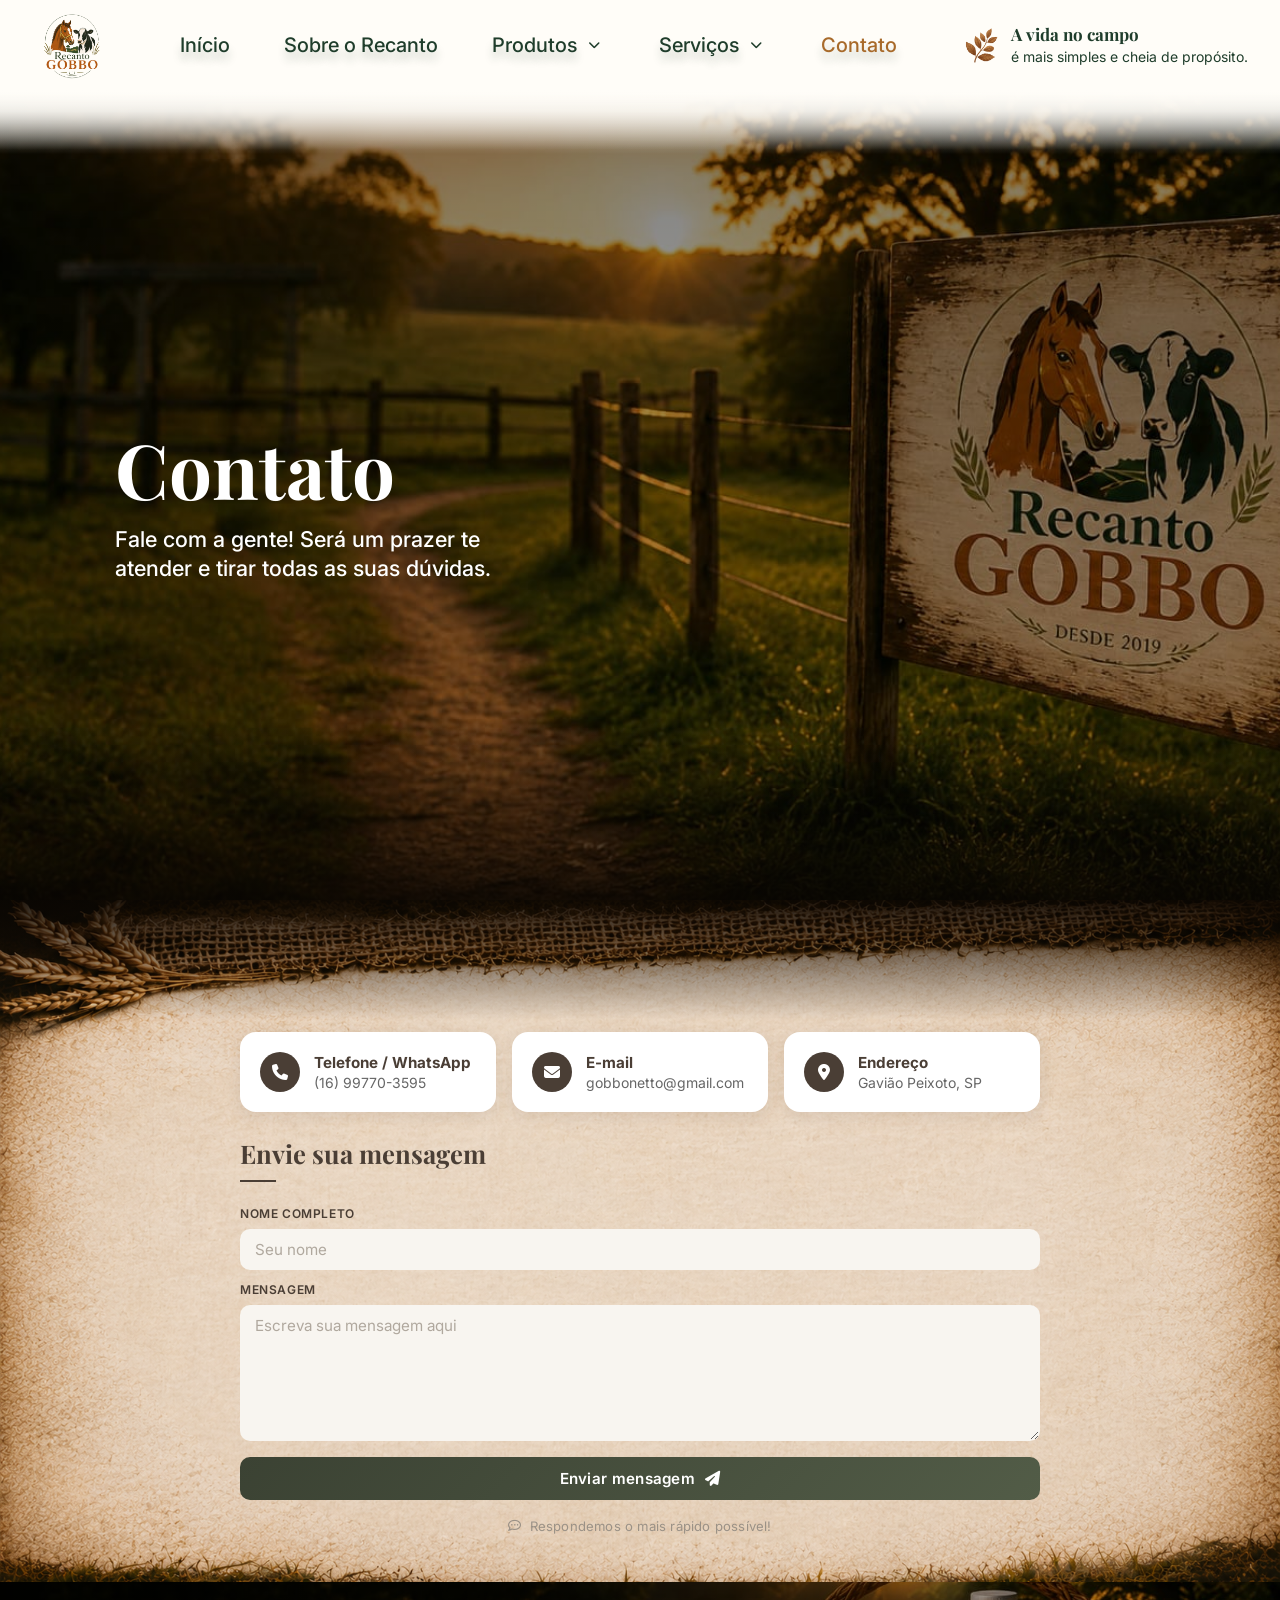
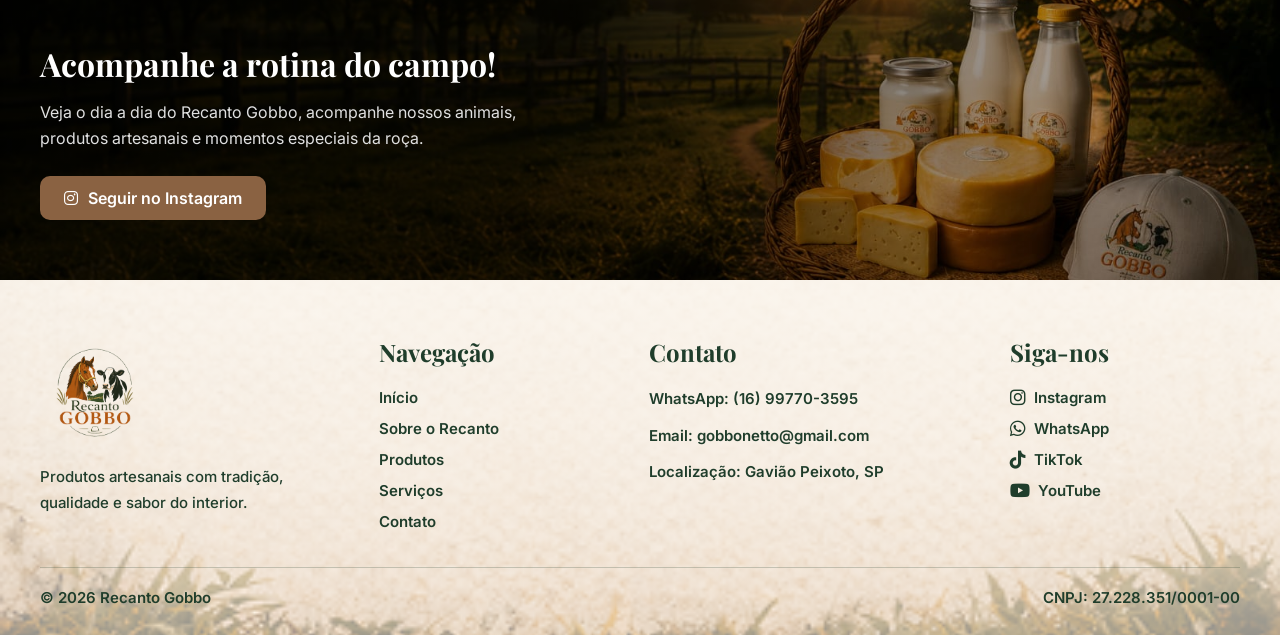
<file: pages/contato.html>
<!DOCTYPE html>
<html lang="pt-BR">
<head>
  <!-- Configuração de caracteres -->
  <meta charset="UTF-8">

  <!-- Responsividade para dispositivos móveis -->
  <meta name="viewport" content="width=device-width, initial-scale=1.0">

  <!-- Título da página -->
  <title>Contato | Recanto Gobbo</title>

  <link rel="icon" type="image/png" href="../assets/images/logo-recanto-gobbo.png">

  <!-- Ícones Font Awesome -->
  <link 
    rel="stylesheet" 
    href="https://cdnjs.cloudflare.com/ajax/libs/font-awesome/6.5.2/css/all.min.css"
  >

  <!-- Fontes do projeto: Playfair Display e Inter -->
  <link rel="preconnect" href="https://fonts.googleapis.com">
  <link rel="preconnect" href="https://fonts.gstatic.com" crossorigin>

  <link 
    href="https://fonts.googleapis.com/css2?family=Inter:wght@400;500;600;700&family=Playfair+Display:wght@600;700&display=swap" 
    rel="stylesheet"
  >

  <!-- CSS principal -->
  <link rel="stylesheet" href="../css/style.css">
</head>
<body class="contato">

  <!-- Header principal do site -->
  <header class="header">
    <nav class="navbar">

      <!-- Logo principal -->
      <a href="../index.html" class="logo">
        <img 
          src="../assets/images/logo-recanto-gobbo.png" 
          alt="Logo Recanto Gobbo"
          class="logo-image"
        >
      </a>

      <!-- Menu principal -->
      <ul class="nav-menu" id="nav-menu">

        <!-- Link para a página inicial -->
        <li class="nav-item">
          <a href="../index.html">Início</a>
        </li>

        <!-- Link para a página Sobre -->
        <li class="nav-item">
          <a href="sobre.html">Sobre o Recanto</a>
        </li>

        <!-- Item com submenu de produtos -->
        <li class="nav-item has-submenu">
          <div class="submenu-parent">
            <a href="produtos.html">Produtos</a>

            <button class="submenu-toggle" type="button" aria-label="Abrir submenu de produtos">
              <i class="fa-solid fa-chevron-down"></i>
            </button>
          </div>

          <ul class="submenu">
            <li><a href="produtos.html#bone">Boné</a></li>
          </ul>
        </li>

        <!-- Item com submenu de serviços -->
        <li class="nav-item has-submenu">
          <div class="submenu-parent">
            <a href="servicos.html">Serviços</a>

            <button class="submenu-toggle" type="button" aria-label="Abrir submenu de serviços">
              <i class="fa-solid fa-chevron-down"></i>
            </button>
          </div>

          <ul class="submenu">
            <li><a href="servicos.html#palestras">Palestras</a></li>
            <li><a href="servicos.html#embaixadores">Embaixadores Digitais</a></li>
            <li><a href="servicos.html#acoes">Ações de Marca</a></li>
            <li><a href="servicos.html#eventos">Proposta de Eventos</a></li>
          </ul>
        </li>

        <!-- Link para a página Contato -->
        <li class="nav-item">
          <a href="contato.html" class="active">Contato</a>
        </li>

      </ul>

      <!-- Frase institucional do header desktop -->
      <div class="header-phrase">
        <!-- Ícone decorativo da frase do header -->
        <img
          src="../assets/images/icone-header.png"
          alt=""
          class="header-icon"
        >

        <div>
          <strong>A vida no campo</strong>
          <p>é mais simples e cheia de propósito.</p>
        </div>
      </div>

      <!-- Botão hambúrguer mobile -->
      <button class="menu-toggle" id="menu-toggle" aria-label="Abrir menu">
        ☰
      </button>

    </nav>
  </header>

  <!-- Conteúdo principal da página -->
  <main class="main-content contact-page">
    
    <section class="contact-hero">
  <div class="contact-hero-container">
    <div class="contact-hero-text">
      <h1>Contato</h1>
      <p class="hero-subtitle">Fale com a gente! Será um prazer te atender e tirar todas as suas dúvidas.</p>
    </div>
    </div>
</section>

    <div class="contact-center-container">
      
      <section class="contact-info-cards">
        
        <a class="info-card" href="tel:+5516997703595">
          <div class="card-icon">
            <i class="fa-solid fa-phone"></i>
          </div>
          <div class="card-content">
            <h3>Telefone / WhatsApp</h3>
            <p>(16) 99770-3595</p>
          </div>
        </a>

        <a class="info-card" href="mailto:gobbonetto@gmail.com">
          <div class="card-icon">
            <i class="fa-solid fa-envelope"></i>
          </div>
          <div class="card-content">
            <h3>E-mail</h3>
            <p>gobbonetto@gmail.com</p>
          </div>
        </a>

        <a class="info-card" href="https://maps.app.goo.gl/Z4Uk17eoqn9L3mCQ8" target="_blank" rel="noopener noreferrer">
          <div class="card-icon">
            <i class="fa-solid fa-location-dot"></i>
          </div>
          <div class="card-content">
            <h3>Endereço</h3>
            <p>Gavião Peixoto, SP</p>
          </div>
        </a>

      </section>

      <section class="contact-form-section">
        <h2>Envie sua mensagem</h2>
      </section>

      <form id="contact-form" class="contact-form">
        <div class="form-row">
          <div class="form-group">
            <label for="name">Nome completo</label>
            <input type="text" id="name" name="name" placeholder="Seu nome" required>
          </div>
        </div>

        <div class="form-group">
          <label for="message">Mensagem</label>
          <textarea id="message" name="message" rows="6" placeholder="Escreva sua mensagem aqui" required></textarea>
        </div>

        <button type="submit" class="btn-submit">
          Enviar mensagem <i class="fa-solid fa-paper-plane"></i>
        </button>
      </form>

      <div class="form-footer-notice">
        <i class="fa-regular fa-comment-dots"></i>
        <span>Respondemos o mais rápido possível!</span>
      </div>

    </div>

    <section class="instagram-cta-banner">
      <div class="cta-overlay">
        <div class="cta-content">
          <h2>Acompanhe a rotina do campo!</h2>
          <p>Veja o dia a dia do Recanto Gobbo, acompanhe nossos animais, produtos artesanais e momentos especiais da roça.</p>
          <a href="https://www.instagram.com/recantogobbo" target="_blank" class="btn-instagram">
            <i class="fa-brands fa-instagram"></i> Seguir no Instagram
          </a>
        </div>
      </div>
    </section>

  </main>

<!-- Footer principal do site -->
<footer class="footer">

  <!-- Camada por cima da imagem de fundo para melhorar leitura -->
  <div class="footer-overlay">

    <!-- Container principal do footer -->
    <div class="footer-container">

      <!-- Coluna da marca -->
      <div class="footer-brand">
        <img 
          src="../assets/images/logo-recanto-gobbo.png" 
          alt="Logo Recanto Gobbo"
          class="footer-logo-image"
        >

        <p>
          Produtos artesanais com tradição, qualidade e sabor do interior.
        </p>
      </div>

      <!-- Coluna de navegação -->
      <div class="footer-column">
        <h3>Navegação</h3>

        <nav class="footer-links">
          <a href="../index.html">Início</a>
          <a href="sobre.html">Sobre o Recanto</a>
          <a href="produtos.html">Produtos</a>
          <a href="servicos.html">Serviços</a>
          <a href="contato.html">Contato</a>
        </nav>
      </div>

      <!-- Coluna de contato -->
      <div class="footer-column">
        <h3>Contato</h3>

        <div class="footer-contact">
          <p>WhatsApp: (16) 99770-3595</p>
          <p>Email: gobbonetto@gmail.com</p>
          <p>Localização: Gavião Peixoto, SP</p>
        </div>
      </div>

      <!-- Coluna de redes sociais -->
      <div class="footer-column">
        <h3>Siga-nos</h3>

        <div class="footer-social">

          <a href="https://www.instagram.com/recantogobbo?utm_source=ig_web_button_share_sheet&igsh=ZDNlZDc0MzIxNw==" aria-label="Instagram">
            <i class="fa-brands fa-instagram"></i>
            <span>Instagram</span>
          </a>

          <a href="https://wa.me/5516997703595?text=Olá,%20vim%20pelo%20site%20do%20Recanto%20Gobbo%20e%20gostaria%20de%20mais%20informações." aria-label="WhatsApp">
            <i class="fa-brands fa-whatsapp"></i>
            <span>WhatsApp</span>
          </a>

          <a href="https://www.tiktok.com/@nettogobbo?is_from_webapp=1&sender_device=pc" aria-label="TikTok">
            <i class="fa-brands fa-tiktok"></i>
            <span>TikTok</span>
          </a>

          <a href="https://www.youtube.com/@RecantoGobbo" aria-label="YouTube">
            <i class="fa-brands fa-youtube"></i>
            <span>YouTube</span>
          </a>

        </div>
      </div>

    </div>

    <!-- Base inferior do footer -->
    <div class="footer-bottom">
      <p>© 2026 Recanto Gobbo</p>
      <p>CNPJ: 27.228.351/0001-00</p>
    </div>

  </div>
</footer>

<!-- JavaScript principal -->
<script src="../js/script.js"></script>
</body>
</html>
</file>
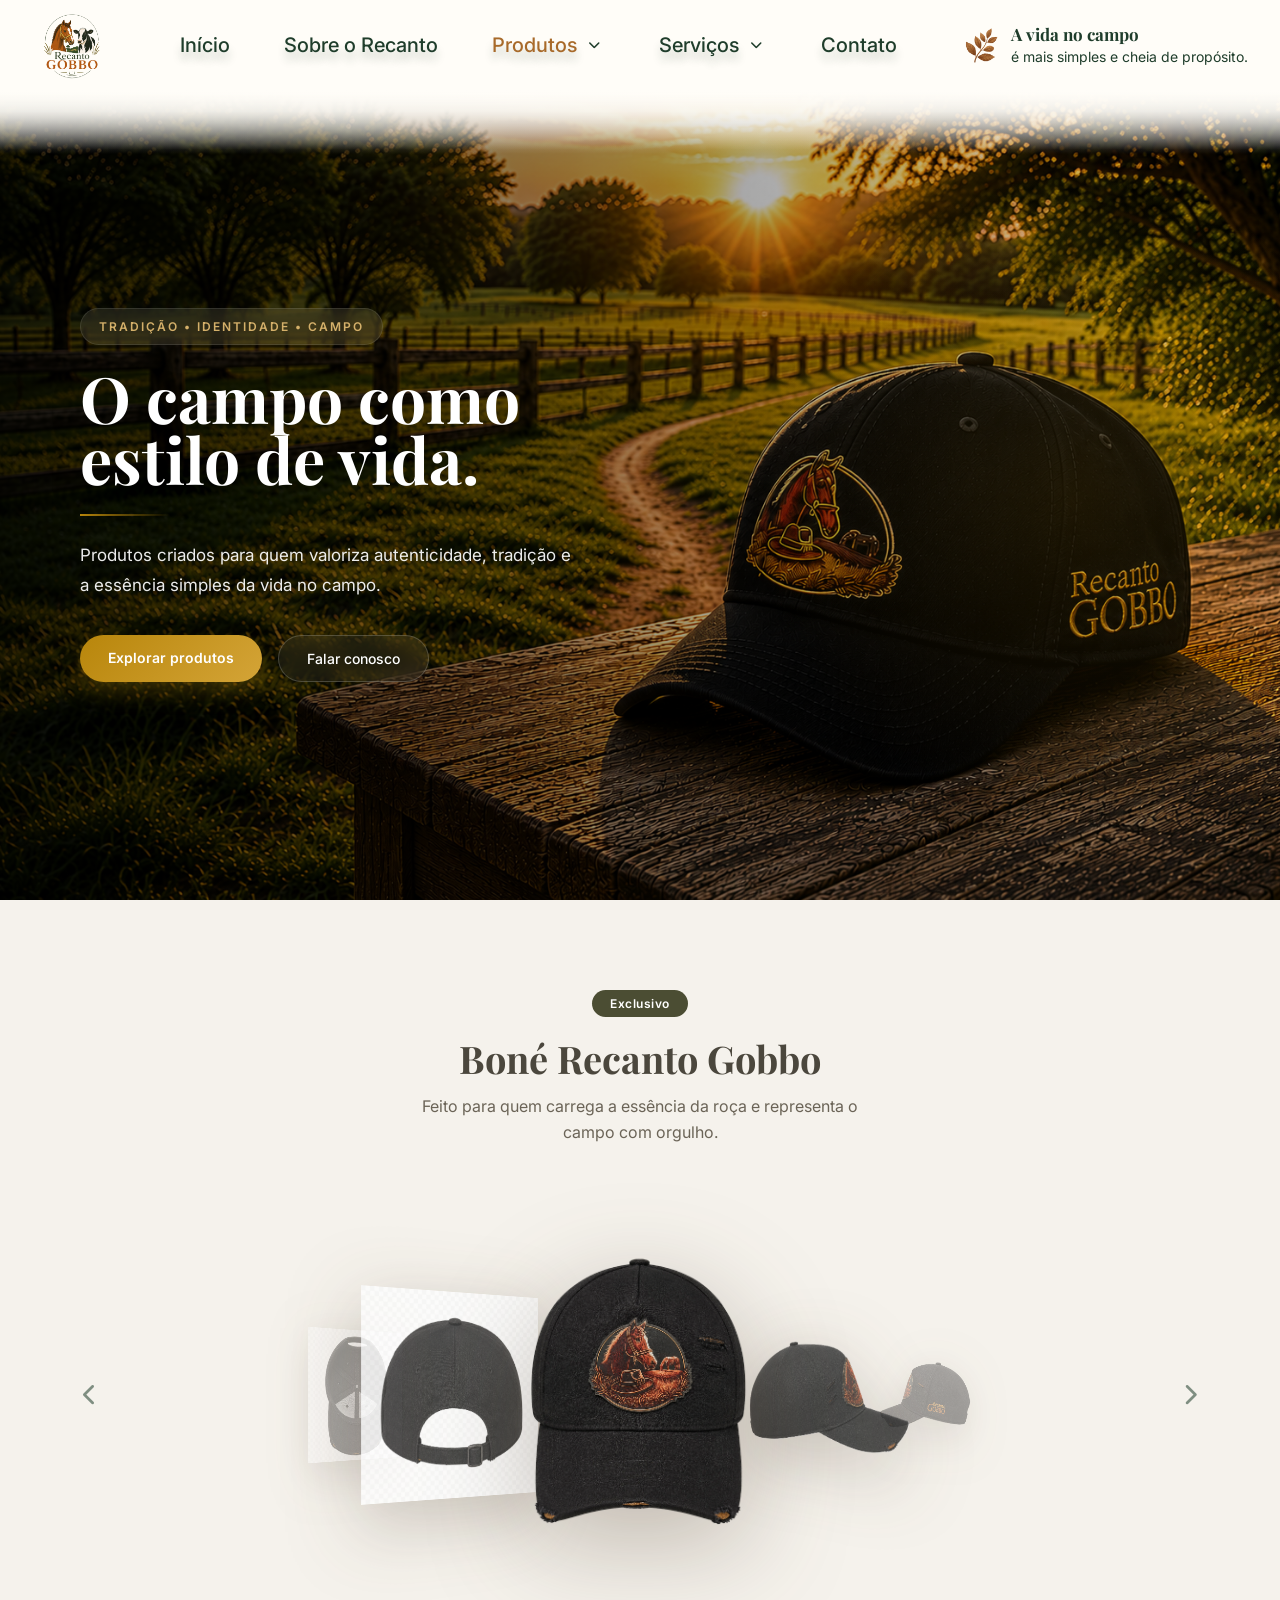
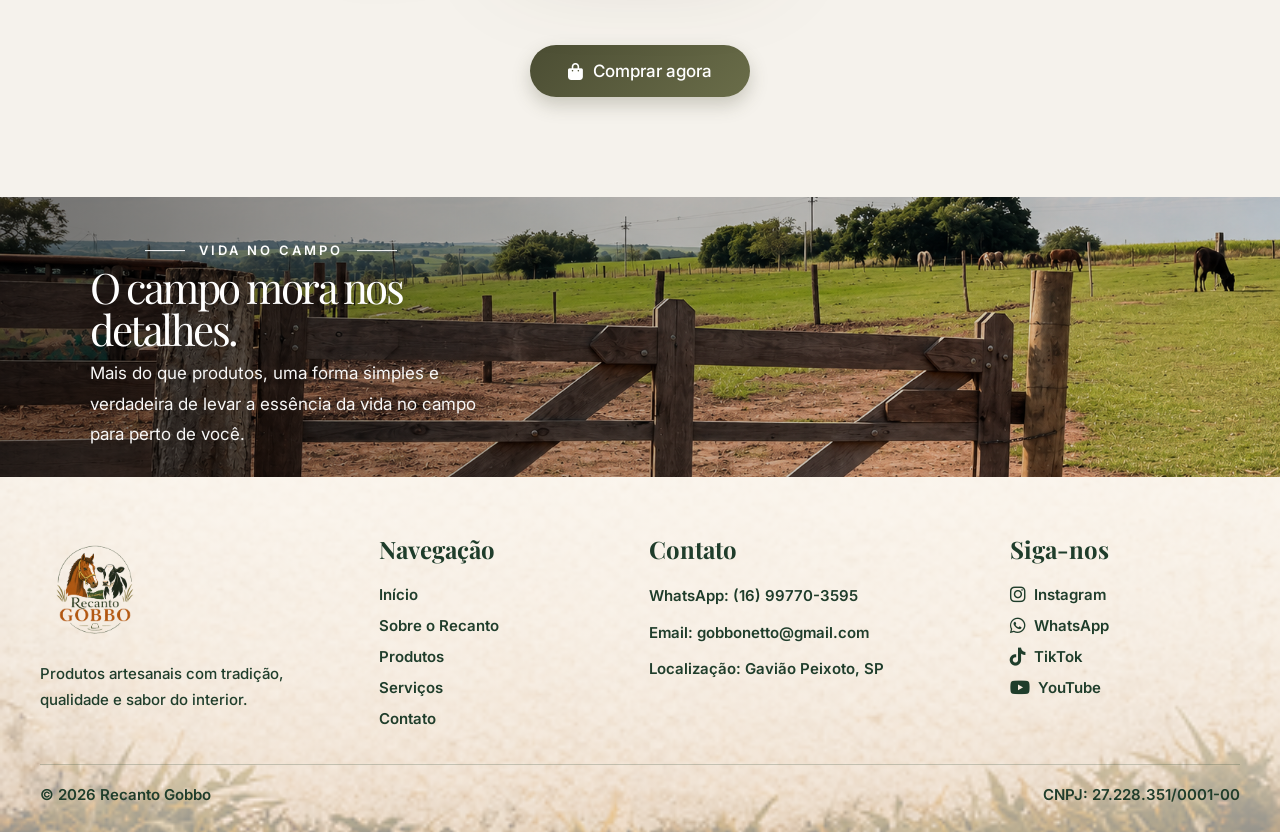
<file: pages/produtos.html>
<!DOCTYPE html>
<html lang="pt-BR">
<head>

  <!-- Configuração de caracteres -->
  <meta charset="UTF-8">

  <!-- Responsividade -->
  <meta name="viewport" content="width=device-width, initial-scale=1.0">

  <!-- Título -->
  <title>Produtos | Recanto Gobbo</title>

  <link rel="icon" type="image/png" href="../assets/images/logo-recanto-gobbo.png">

  <!-- Font Awesome -->
  <link 
    rel="stylesheet" 
    href="https://cdnjs.cloudflare.com/ajax/libs/font-awesome/6.5.2/css/all.min.css"
  >

  <!-- Google Fonts -->
  <link rel="preconnect" href="https://fonts.googleapis.com">
  <link rel="preconnect" href="https://fonts.gstatic.com" crossorigin>

  <link 
    href="https://fonts.googleapis.com/css2?family=Inter:wght@400;500;600;700&family=Playfair+Display:wght@600;700&display=swap" 
    rel="stylesheet"
  >

  <!-- CSS -->
  <link rel="stylesheet" href="../css/style.css">

</head>

<body class="produtos">

  <!-- Header principal do site -->
  <header class="header">
    <nav class="navbar">

      <!-- Logo principal -->
      <a href="../index.html" class="logo">
        <img 
          src="../assets/images/logo-recanto-gobbo.png" 
          alt="Logo Recanto Gobbo"
          class="logo-image"
        >
      </a>

      <!-- Menu principal -->
      <ul class="nav-menu" id="nav-menu">

        <!-- Link para a página inicial -->
        <li class="nav-item">
          <a href="../index.html">Início</a>
        </li>

        <!-- Link para a página Sobre -->
        <li class="nav-item">
          <a href="sobre.html">Sobre o Recanto</a>
        </li>

        <!-- Item com submenu de produtos -->
        <li class="nav-item has-submenu">
          <div class="submenu-parent">
            <a href="produtos.html" class="active">Produtos</a>

            <button class="submenu-toggle" type="button" aria-label="Abrir submenu de produtos">
              <i class="fa-solid fa-chevron-down"></i>
            </button>
          </div>

          <ul class="submenu">
            <li><a href="produtos.html#bone">Boné</a></li>
          </ul>
        </li>

        <!-- Item com submenu de serviços -->
        <li class="nav-item has-submenu">
          <div class="submenu-parent">
            <a href="servicos.html">Serviços</a>

            <button class="submenu-toggle" type="button" aria-label="Abrir submenu de serviços">
              <i class="fa-solid fa-chevron-down"></i>
            </button>
          </div>

          <ul class="submenu">
            <li><a href="servicos.html#palestras">Palestras</a></li>
            <li><a href="servicos.html#embaixadores">Embaixadores Digitais</a></li>
            <li><a href="servicos.html#acoes">Ações de Marca</a></li>
            <li><a href="servicos.html#eventos">Proposta de Eventos</a></li>
          </ul>
        </li>

        <!-- Link para a página Contato -->
        <li class="nav-item">
          <a href="contato.html">Contato</a>
        </li>

      </ul>

      <!-- Frase institucional do header desktop -->
      <div class="header-phrase">
        <!-- Ícone decorativo da frase do header -->
        <img 
          src="../assets/images/icone-header.png" 
            alt="" 
            class="header-icon"
        >
        <div>
          <strong>A vida no campo</strong>
          <p>é mais simples e cheia de propósito.</p>
        </div>
      </div>

      <!-- Botão hambúrguer mobile -->
      <button class="menu-toggle" id="menu-toggle" aria-label="Abrir menu">
        ☰
      </button>

    </nav>
  </header>

  <!-- =========================
       MAIN
  ========================== -->

  <main class="main-content">

<!-- =========================
         HERO
========================== -->

<section class="products-hero">

  <!-- Overlay cinematográfico -->
  <div class="products-hero-overlay"></div>

  <!-- Glow -->
  <div class="products-hero-glow"></div>

  <!-- Conteúdo -->
  <div class="products-hero-content">

    <span class="hero-tag">
      Tradição • Identidade • Campo
    </span>

    <h1>
      O campo como<br>
      estilo de vida.
    </h1>

    <div class="hero-line"></div>

    <p>
      Produtos criados para quem valoriza autenticidade,
      tradição e a essência simples da vida no campo.
    </p>

    <!-- CTA -->
    <div class="hero-buttons">

      <a href="#bone" class="hero-button-primary">
        Explorar produtos
      </a>

      <a 
        href="https://wa.me/5516997703595?text=Olá,%20vim%20pelo%20site%20do%20Recanto%20Gobbo%20e%20gostaria%20de%20mais%20informações."
        target="_blank"
        class="hero-button-secondary"
      >
        Falar conosco
      </a>

    </div>

  </div>

</section>

    <!-- =========================
         PRODUTOS
    ========================== -->

    <section class="products-section">

      <!-- Produtos -->
      <div id="bone" class="container products-container">

        <!-- Cabeçalho do produto -->
        <div class="product-section-header">
          <span class="product-section-badge">Exclusivo</span>
          <h2>Boné Recanto Gobbo</h2>
          <p>Feito para quem carrega a essência da roça e representa o campo com orgulho.</p>
        </div>

        <!-- Carrossel 3D do produto -->
        <div class="bone-carousel" id="bone-carousel">

          <button class="bone-carousel-btn bone-carousel-btn--prev" aria-label="Imagem anterior">
            <i class="fa-solid fa-chevron-left"></i>
          </button>

          <div class="bone-carousel-stage">
            <div class="bone-carousel-slide"><img src="../assets/images/Bone1_fundo_transparente.png" alt="Boné Recanto Gobbo 1" draggable="false"></div>
            <div class="bone-carousel-slide"><img src="../assets/images/Bone2_fundo_transparente.png" alt="Boné Recanto Gobbo 2" draggable="false"></div>
            <div class="bone-carousel-slide"><img src="../assets/images/Bone3_fundo_transparente.png" alt="Boné Recanto Gobbo 3" draggable="false"></div>
            <div class="bone-carousel-slide"><img src="../assets/images/Bone4_fundo_transparente.png" alt="Boné Recanto Gobbo 4" draggable="false"></div>
            <div class="bone-carousel-slide"><img src="../assets/images/Bone5_fundo_transparente.png" alt="Boné Recanto Gobbo 5" draggable="false"></div>
          </div>

          <button class="bone-carousel-btn bone-carousel-btn--next" aria-label="Próxima imagem">
            <i class="fa-solid fa-chevron-right"></i>
          </button>

        </div>

        <!-- Compra -->
        <div class="product-purchase-cta">
          <a
            href="https://wa.me/5516997703595?text=Ol%C3%A1,%20vim%20pelo%20site%20do%20Recanto%20Gobbo%20e%20gostaria%20de%20comprar%20o%20Bon%C3%A9%20Recanto%20Gobbo."
            class="buy-button"
            target="_blank"
          >
            <i class="fa-solid fa-bag-shopping"></i>
            Comprar agora
          </a>
        </div>

      </div>

      <!-- =========================
           BANNER
      ========================== -->

      <div class="products-banner">

        <div class="banner-card">

          <!-- Imagem -->
          <img
            src="../assets/images/porteira2.png"
            alt="Homem do campo"
            class="banner-image"
          >

          <!-- Overlay -->
          <div class="banner-overlay"></div>

          <!-- Texto -->
          <div class="banner-text">

            <div class="banner-tag">
              VIDA NO CAMPO
            </div>

            <h3>
              O campo mora nos detalhes.
            </h3>

            <p>
              Mais do que produtos,
              uma forma simples e verdadeira de levar
              a essência da vida no campo para perto de você.
            </p>

          </div>

        </div>

      </div>

    </section>

  </main>

  <!-- =========================
       FOOTER
  ========================== -->

  <!-- Footer principal do site -->
<footer class="footer">

  <!-- Camada por cima da imagem de fundo para melhorar leitura -->
  <div class="footer-overlay">

    <!-- Container principal do footer -->
    <div class="footer-container">

      <!-- Coluna da marca -->
      <div class="footer-brand">
        <img 
          src="../assets/images/logo-recanto-gobbo.png" 
          alt="Logo Recanto Gobbo"
          class="footer-logo-image"
        >

        <p>
          Produtos artesanais com tradição, qualidade e sabor do interior.
        </p>
      </div>

      <!-- Coluna de navegação -->
      <div class="footer-column">
        <h3>Navegação</h3>

        <nav class="footer-links">
          <a href="../index.html">Início</a>
          <a href="sobre.html">Sobre o Recanto</a>
          <a href="produtos.html">Produtos</a>
          <a href="servicos.html">Serviços</a>
          <a href="contato.html">Contato</a>
        </nav>
      </div>

      <!-- Coluna de contato -->
      <div class="footer-column">
        <h3>Contato</h3>

        <div class="footer-contact">
          <p>WhatsApp: (16) 99770-3595</p>
          <p>Email: gobbonetto@gmail.com</p>
          <p>Localização: Gavião Peixoto, SP</p>
        </div>
      </div>

      <!-- Coluna de redes sociais -->
      <div class="footer-column">
        <h3>Siga-nos</h3>

        <div class="footer-social">

          <a href="https://www.instagram.com/recantogobbo?utm_source=ig_web_button_share_sheet&igsh=ZDNlZDc0MzIxNw==" aria-label="Instagram">
            <i class="fa-brands fa-instagram"></i>
            <span>Instagram</span>
          </a>

          <a href="https://wa.me/5516997703595?text=Olá,%20vim%20pelo%20site%20do%20Recanto%20Gobbo%20e%20gostaria%20de%20mais%20informações." aria-label="WhatsApp">
            <i class="fa-brands fa-whatsapp"></i>
            <span>WhatsApp</span>
          </a>

          <a href="https://www.tiktok.com/@nettogobbo?is_from_webapp=1&sender_device=pc" aria-label="TikTok">
            <i class="fa-brands fa-tiktok"></i>
            <span>TikTok</span>
          </a>

          <a href="https://www.youtube.com/@RecantoGobbo" aria-label="YouTube">
            <i class="fa-brands fa-youtube"></i>
            <span>YouTube</span>
          </a>

        </div>
      </div>

    </div>

    <!-- Base inferior do footer -->
    <div class="footer-bottom">
      <p>© 2026 Recanto Gobbo</p>
      <p>CNPJ: 27.228.351/0001-00</p>
    </div>

  </div>
</footer>

<!-- JavaScript principal -->
<script src="../js/script.js"></script>
</body>
</html>
</file>
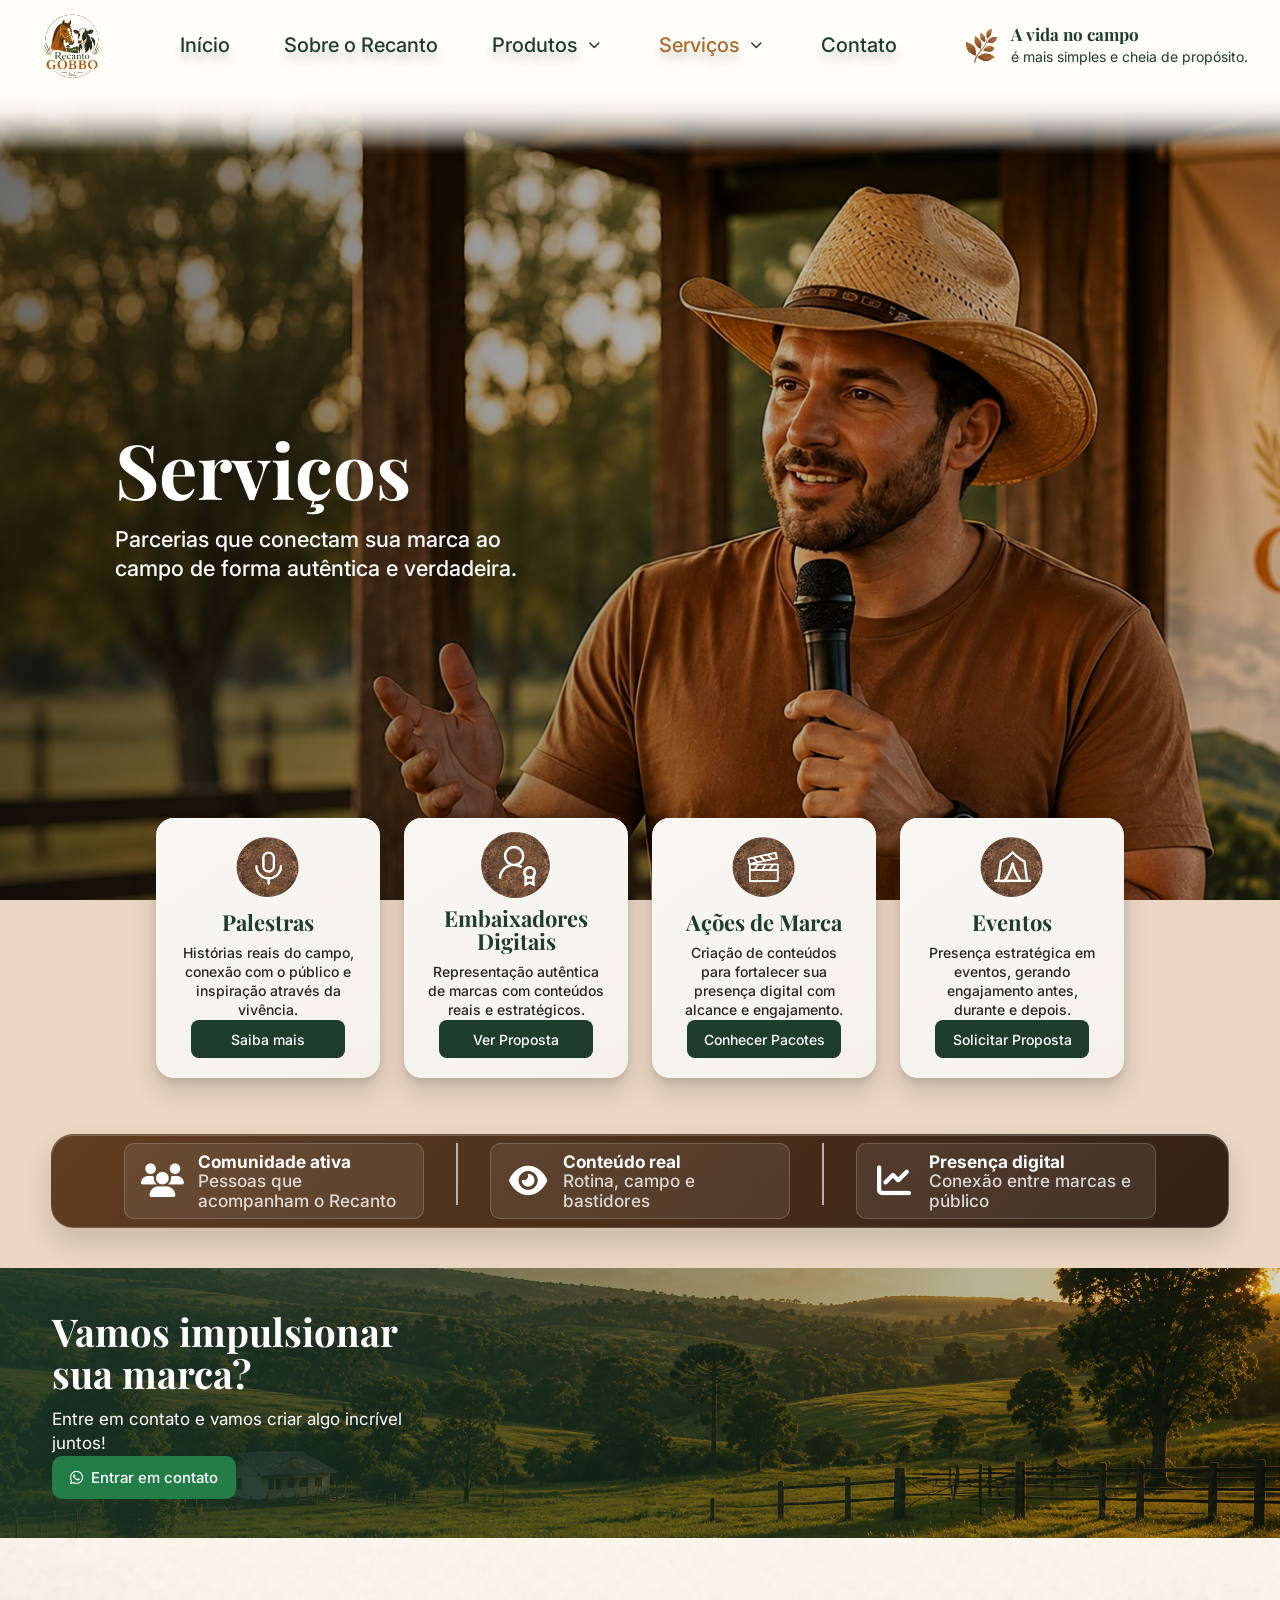
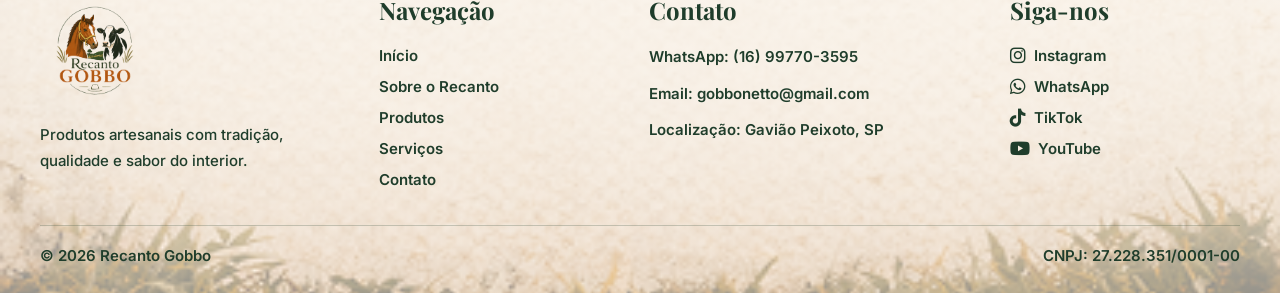
<file: pages/servicos.html>
<!DOCTYPE html>
<html lang="pt-BR">
<head>
  <meta charset="UTF-8">
  <meta name="viewport" content="width=device-width, initial-scale=1.0">

  <title>Serviços | Recanto Gobbo</title>

  <link rel="icon" type="image/png" href="../assets/images/logo-recanto-gobbo.png">

  <link 
    rel="stylesheet" 
    href="https://cdnjs.cloudflare.com/ajax/libs/font-awesome/6.5.2/css/all.min.css"
  >

  <link rel="preconnect" href="https://fonts.googleapis.com">
  <link rel="preconnect" href="https://fonts.gstatic.com" crossorigin>

  <link 
    href="https://fonts.googleapis.com/css2?family=Inter:wght@400;500;600;700&family=Playfair+Display:wght@600;700&display=swap" 
    rel="stylesheet"
  >

  <link rel="stylesheet" href="../css/style.css">
</head>
<body class="servicos">

  <!-- Header principal do site -->
  <header class="header">
    <nav class="navbar">

      <!-- Logo principal -->
      <a href="../index.html" class="logo">
        <img
          src="../assets/images/logo-recanto-gobbo.png"
          alt="Logo Recanto Gobbo"
          class="logo-image"
        >
      </a>

      <!-- Menu principal -->
      <ul class="nav-menu" id="nav-menu">

        <!-- Link para a página inicial -->
        <li class="nav-item">
          <a href="../index.html">Início</a>
        </li>

        <!-- Link para a página Sobre -->
        <li class="nav-item">
          <a href="sobre.html">Sobre o Recanto</a>
        </li>

        <!-- Item com submenu de produtos -->
        <li class="nav-item has-submenu">
          <div class="submenu-parent">
            <a href="produtos.html">Produtos</a>

            <button class="submenu-toggle" type="button" aria-label="Abrir submenu de produtos">
              <i class="fa-solid fa-chevron-down"></i>
            </button>
          </div>

          <ul class="submenu">
            <li><a href="produtos.html#bone">Boné</a></li>
          </ul>
        </li>

        <!-- Item com submenu de serviços -->
        <li class="nav-item has-submenu">
          <div class="submenu-parent">
            <a href="servicos.html" class="active">Serviços</a>

            <button class="submenu-toggle" type="button" aria-label="Abrir submenu de serviços">
              <i class="fa-solid fa-chevron-down"></i>
            </button>
          </div>

          <ul class="submenu">
            <li><a href="servicos.html#palestras">Palestras</a></li>
            <li><a href="servicos.html#embaixadores">Embaixadores Digitais</a></li>
            <li><a href="servicos.html#acoes">Ações de Marca</a></li>
            <li><a href="servicos.html#eventos">Proposta de Eventos</a></li>
          </ul>
        </li>

        <!-- Link para a página Contato -->
        <li class="nav-item">
          <a href="contato.html">Contato</a>
        </li>

      </ul>

      <!-- Frase institucional do header desktop -->
      <div class="header-phrase">
        <!-- Ícone decorativo da frase do header -->
        <img
          src="../assets/images/icone-header.png"
          alt=""
          class="header-icon"
        >
        <div>
          <strong>A vida no campo</strong>
          <p>é mais simples e cheia de propósito.</p>
        </div>
      </div>

      <!-- Botão hambúrguer mobile -->
      <button class="menu-toggle" id="menu-toggle" aria-label="Abrir menu">
        ☰
      </button>

    </nav>
  </header>

  <main class="main-content servicos-page">
    <section class="hero-servicos">
      <div class="hero-copy">
        <h1>Serviços</h1>
        <p>Parcerias que conectam sua marca ao campo de forma autêntica e verdadeira.</p>
      </div>
    </section>

    <section class="services-grid" aria-label="Serviços disponíveis">
      <article class="service-card" id="palestras">
        <div class="service-icon">
          <img src="../assets/images/IconPalestras.png" alt="">
        </div>
        <h2>Palestras</h2>
        <p>Histórias reais do campo, conexão com o público e inspiração através da vivência.</p>
        <a href="https://wa.me/5516997703595?text=Ol%C3%A1%2C%20vim%20pelo%20site%20do%20Recanto%20Gobbo%20e%20gostaria%20de%20saber%20mais%20sobre%20as%20palestras."
          target="_blank" rel="noreferrer">Saiba mais</a>
      </article>

      <article class="service-card" id="embaixadores">
        <div class="service-icon">
          <img src="../assets/images/IconEmbaixadoresDigitais.png" alt="">
        </div>
        <h2>Embaixadores<br>Digitais</h2>
        <p>Representação autêntica de marcas com conteúdos reais e estratégicos.</p>
        <a href="https://wa.me/5516997703595?text=Ol%C3%A1%2C%20vim%20pelo%20site%20do%20Recanto%20Gobbo%20e%20gostaria%20de%20receber%20uma%20proposta%20sobre%20embaixadores%20digitais."
          target="_blank" rel="noreferrer">Ver Proposta</a>
      </article>

      <article class="service-card" id="acoes">
        <div class="service-icon">
          <img src="../assets/images/IconAcoesMarca.png" alt="">
        </div>
        <h2>Ações de Marca</h2>
        <p>Criação de conteúdos para fortalecer sua presença digital com alcance e engajamento.</p>
        <a href="https://wa.me/5516997703595?text=Ol%C3%A1%2C%20vim%20pelo%20site%20do%20Recanto%20Gobbo%20e%20gostaria%20de%20conhecer%20os%20pacotes%20de%20a%C3%A7%C3%B5es%20de%20marca."
          target="_blank" rel="noreferrer">Conhecer Pacotes</a>
      </article>

      <article class="service-card" id="eventos">
        <div class="service-icon">
          <img src="../assets/images/IconEventos.png" alt="">
        </div>
        <h2>Eventos</h2>
        <p>Presença estratégica em eventos, gerando engajamento antes, durante e depois.</p>
        <a href="https://wa.me/5516997703595?text=Ol%C3%A1%2C%20vim%20pelo%20site%20do%20Recanto%20Gobbo%20e%20gostaria%20de%20solicitar%20uma%20proposta%20para%20eventos."
          target="_blank" rel="noreferrer">Solicitar Proposta</a>
      </article>
    </section>

    <section class="metrics-banner" aria-label="Destaques do Instagram">
      <div class="metric-item">
        <i class="fa-solid fa-users"></i>
        <p><strong>Comunidade ativa</strong><span>Pessoas que acompanham o Recanto</span></p>
      </div>

      <span class="metric-divider" aria-hidden="true"></span>

      <div class="metric-item">
        <i class="fa-solid fa-eye"></i>
        <p><strong>Conteúdo real</strong><span>Rotina, campo e bastidores</span></p>
      </div>

      <span class="metric-divider" aria-hidden="true"></span>

      <div class="metric-item">
        <i class="fa-solid fa-chart-line"></i>
        <p><strong>Presença digital</strong><span>Conexão entre marcas e público</span></p>
      </div>
    </section>

    <section class="contact-banner">
      <div>
        <h2>Vamos impulsionar<br>sua marca?</h2>
        <p>Entre em contato e vamos criar algo incrível juntos!</p>
        <a href="https://wa.me/5516997703595?text=Ol%C3%A1%2C%20vim%20pelo%20site%20do%20Recanto%20Gobbo%20e%20gostaria%20de%20conversar%20sobre%20uma%20parceria%20com%20a%20minha%20marca."
          target="_blank" rel="noreferrer">
          <i class="fa-brands fa-whatsapp"></i>
          Entrar em contato
        </a>
      </div>
    </section>
  </main>

<!-- Footer principal do site -->
<footer class="footer">

  <!-- Camada por cima da imagem de fundo para melhorar leitura -->
  <div class="footer-overlay">

    <!-- Container principal do footer -->
    <div class="footer-container">

      <!-- Coluna da marca -->
      <div class="footer-brand">
        <img
          src="../assets/images/logo-recanto-gobbo.png"
          alt="Logo Recanto Gobbo"
          class="footer-logo-image"
        >

        <p>
          Produtos artesanais com tradição, qualidade e sabor do interior.
        </p>
      </div>

      <!-- Coluna de navegação -->
      <div class="footer-column">
        <h3>Navegação</h3>

        <nav class="footer-links">
          <a href="../index.html">Início</a>
          <a href="sobre.html">Sobre o Recanto</a>
          <a href="produtos.html">Produtos</a>
          <a href="servicos.html">Serviços</a>
          <a href="contato.html">Contato</a>
        </nav>
      </div>

      <!-- Coluna de contato -->
      <div class="footer-column">
        <h3>Contato</h3>

        <div class="footer-contact">
          <p>WhatsApp: (16) 99770-3595</p>
          <p>Email: gobbonetto@gmail.com</p>
          <p>Localização: Gavião Peixoto, SP</p>
        </div>
      </div>

      <!-- Coluna de redes sociais -->
      <div class="footer-column">
        <h3>Siga-nos</h3>

        <div class="footer-social">

          <a href="https://www.instagram.com/recantogobbo?utm_source=ig_web_button_share_sheet&igsh=ZDNlZDc0MzIxNw==" aria-label="Instagram">
            <i class="fa-brands fa-instagram"></i>
            <span>Instagram</span>
          </a>

          <a href="https://wa.me/5516997703595?text=Olá,%20vim%20pelo%20site%20do%20Recanto%20Gobbo%20e%20gostaria%20de%20mais%20informações." aria-label="WhatsApp">
            <i class="fa-brands fa-whatsapp"></i>
            <span>WhatsApp</span>
          </a>

          <a href="https://www.tiktok.com/@nettogobbo?is_from_webapp=1&sender_device=pc" aria-label="TikTok">
            <i class="fa-brands fa-tiktok"></i>
            <span>TikTok</span>
          </a>

          <a href="https://www.youtube.com/@RecantoGobbo" aria-label="YouTube">
            <i class="fa-brands fa-youtube"></i>
            <span>YouTube</span>
          </a>

        </div>
      </div>

    </div>

    <!-- Base inferior do footer -->
    <div class="footer-bottom">
      <p>© 2026 Recanto Gobbo</p>
      <p>CNPJ: 27.228.351/0001-00</p>
    </div>

  </div>
</footer>

<script src="../js/script.js"></script>
</body>
</html>
</file>
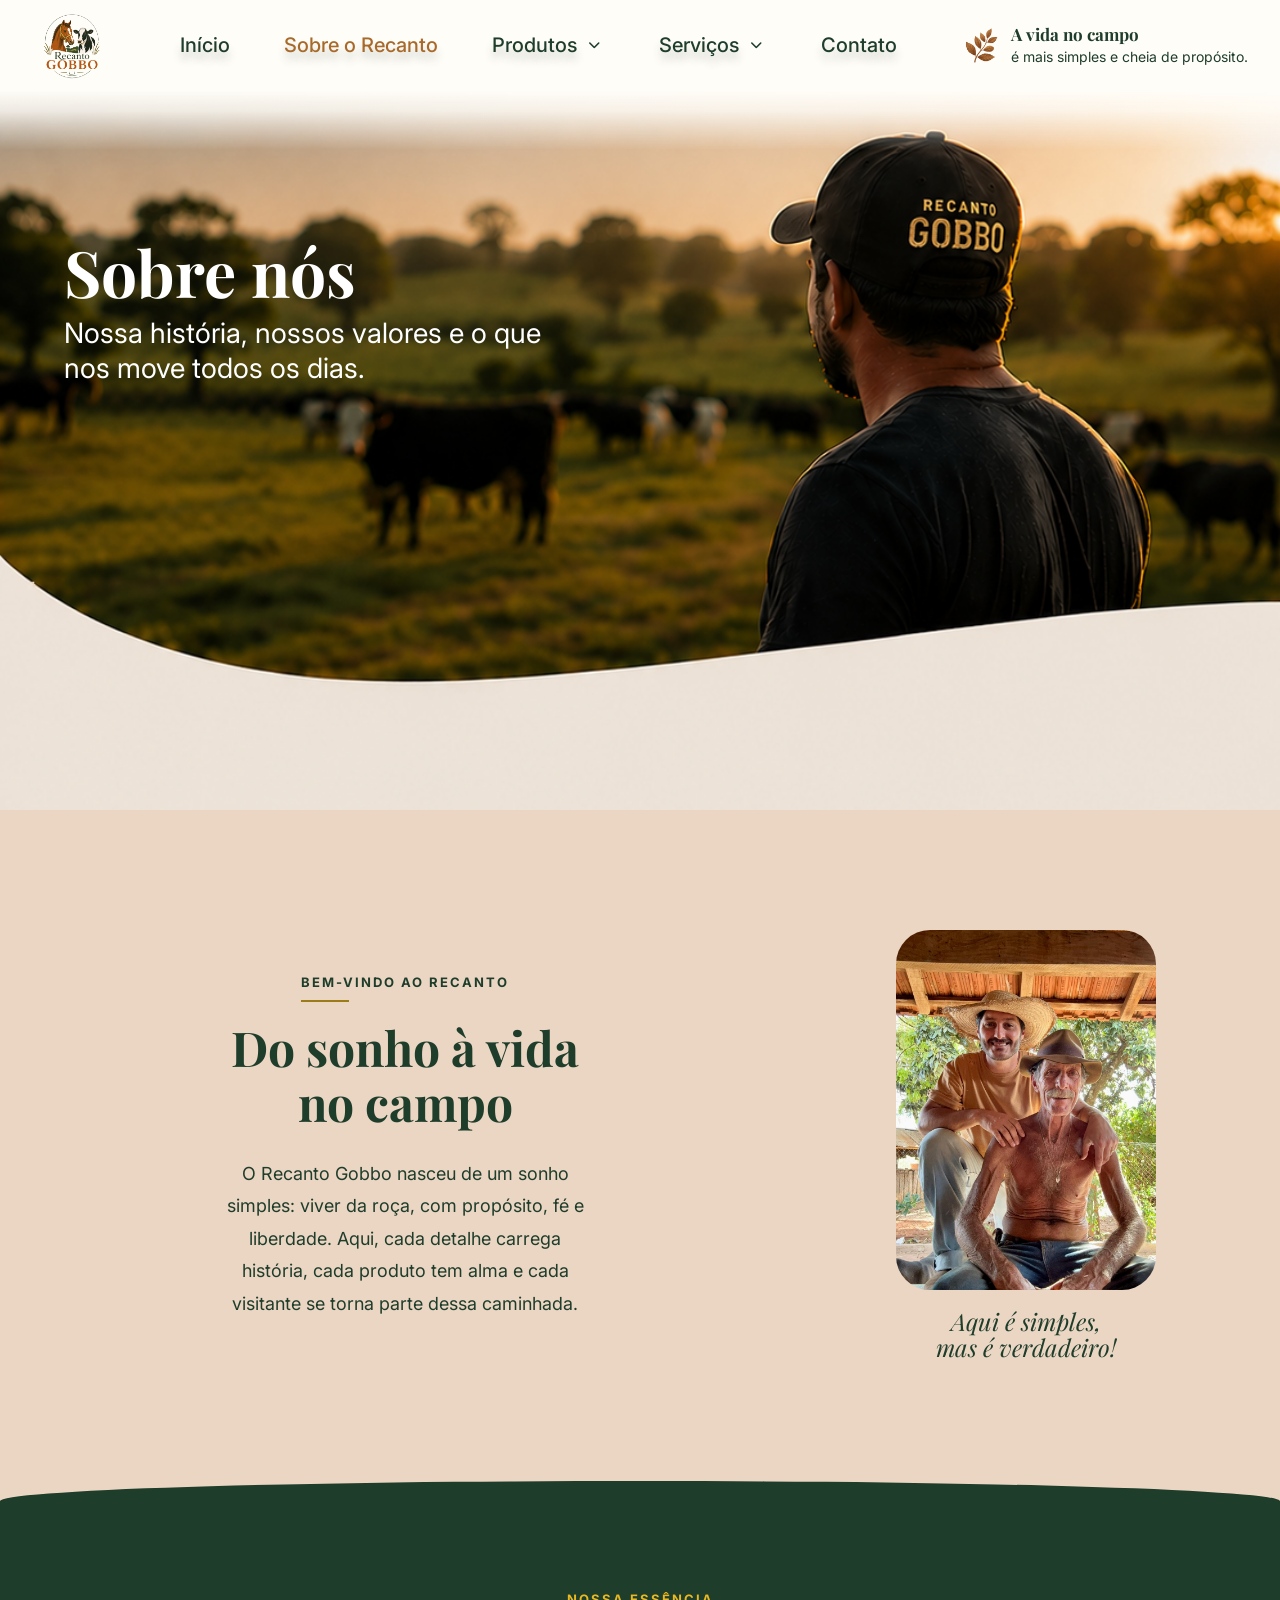
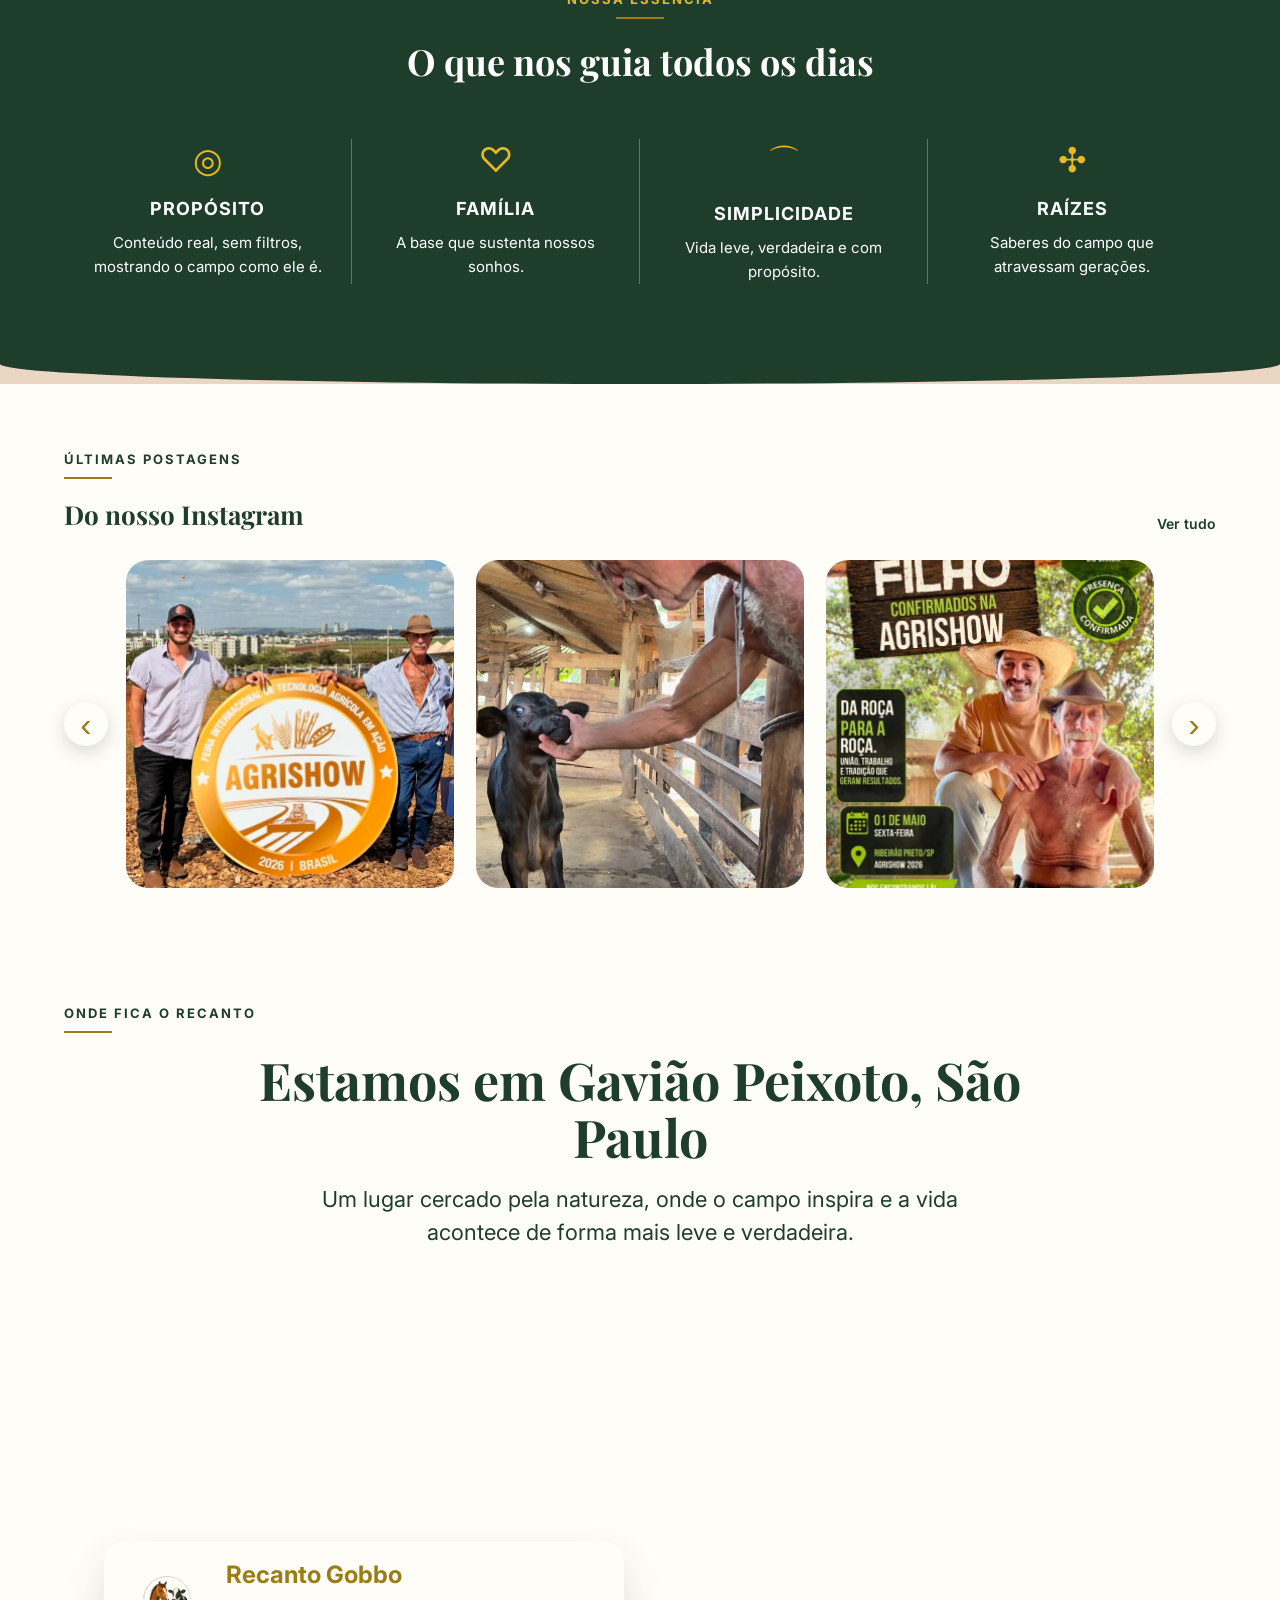
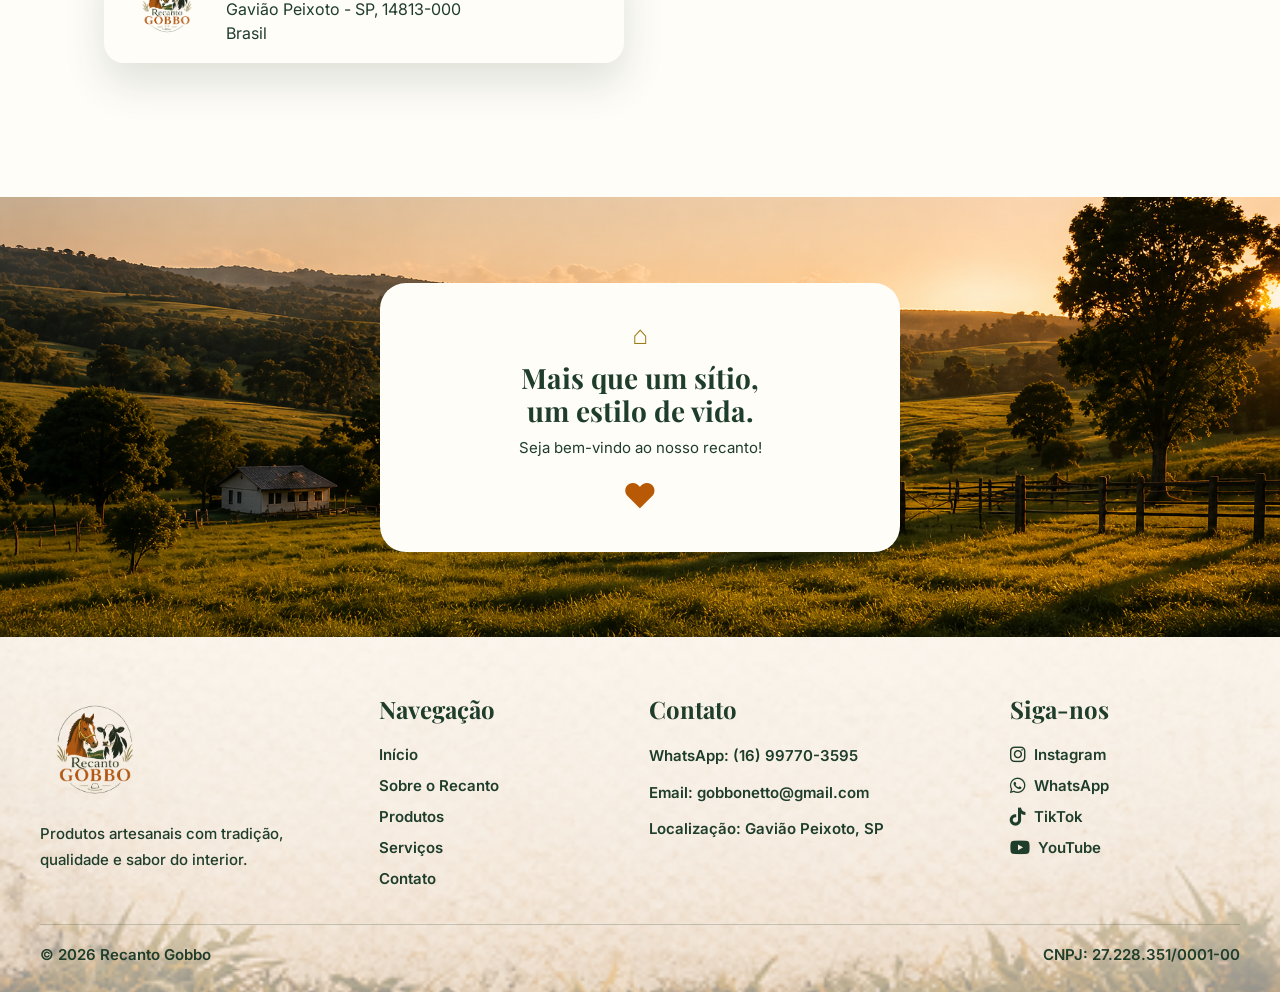
<file: pages/sobre.html>
<!DOCTYPE html>
<html lang="pt-BR">
<head>
  <!-- Configuração de caracteres -->
  <meta charset="UTF-8">

  <!-- Responsividade para dispositivos móveis -->
  <meta name="viewport" content="width=device-width, initial-scale=1.0">

  <!-- Título da página -->
  <title>Sobre | Recanto Gobbo</title>

  <link rel="icon" type="image/png" href="../assets/images/logo-recanto-gobbo.png">

  <!-- Ícones Font Awesome -->
  <link 
    rel="stylesheet" 
    href="https://cdnjs.cloudflare.com/ajax/libs/font-awesome/6.5.2/css/all.min.css"
  >

  <!-- Fontes do projeto: Playfair Display e Inter -->
  <link rel="preconnect" href="https://fonts.googleapis.com">
  <link rel="preconnect" href="https://fonts.gstatic.com" crossorigin>

  <link 
    href="https://fonts.googleapis.com/css2?family=Inter:wght@400;500;600;700&family=Playfair+Display:wght@600;700&display=swap" 
    rel="stylesheet"
  >

  <!-- CSS principal -->
  <link rel="stylesheet" href="../css/style.css">
</head>
<body class="sobre">

  <!-- Header principal do site -->
  <header class="header">
    <nav class="navbar">

      <!-- Logo principal -->
      <a href="../index.html" class="logo">
        <img 
          src="../assets/images/logo-recanto-gobbo.png" 
          alt="Logo Recanto Gobbo"
          class="logo-image"
        >
      </a>

      <!-- Menu principal -->
      <ul class="nav-menu" id="nav-menu">

        <!-- Link para a página inicial -->
        <li class="nav-item">
          <a href="../index.html">Início</a>
        </li>

        <!-- Link para a página Sobre -->
        <li class="nav-item">
          <a href="sobre.html" class="active">Sobre o Recanto</a>
        </li>

        <!-- Item com submenu de produtos -->
        <li class="nav-item has-submenu">
          <div class="submenu-parent">
            <a href="produtos.html">Produtos</a>

            <button class="submenu-toggle" type="button" aria-label="Abrir submenu de produtos">
              <i class="fa-solid fa-chevron-down"></i>
            </button>
          </div>

          <ul class="submenu">
            <li><a href="produtos.html#bone">Boné</a></li>
          </ul>
        </li>

        <!-- Item com submenu de serviços -->
        <li class="nav-item has-submenu">
          <div class="submenu-parent">
            <a href="servicos.html">Serviços</a>

            <button class="submenu-toggle" type="button" aria-label="Abrir submenu de serviços">
              <i class="fa-solid fa-chevron-down"></i>
            </button>
          </div>

          <ul class="submenu">
            <li><a href="servicos.html#palestras">Palestras</a></li>
            <li><a href="servicos.html#embaixadores">Embaixadores Digitais</a></li>
            <li><a href="servicos.html#acoes">Ações de Marca</a></li>
            <li><a href="servicos.html#eventos">Proposta de Eventos</a></li>
          </ul>
        </li>

        <!-- Link para a página Contato -->
        <li class="nav-item">
          <a href="contato.html">Contato</a>
        </li>

      </ul>

      <!-- Frase institucional do header desktop -->
      <div class="header-phrase">
        <!-- Ícone decorativo da frase do header -->
        <img 
          src="../assets/images/icone-header.png" 
            alt="" 
            class="header-icon"
        >
        <div>
          <strong>A vida no campo</strong>
          <p>é mais simples e cheia de propósito.</p>
        </div>
      </div>

      <!-- Botão hambúrguer mobile -->
      <button class="menu-toggle" id="menu-toggle" aria-label="Abrir menu">
        ☰
      </button>

    </nav>
  </header>

  <!-- Conteúdo principal da página Sobre -->
  <main class="main-content sobre-page">

    <!-- Banner principal da página Sobre -->
    <section class="sobre-hero">
      <div class="sobre-hero-content">
        <h1>Sobre nós</h1>
        <p>Nossa história, nossos valores e o que nos move todos os dias.</p>
      </div>
    </section>

    <!-- Seção de apresentação da história -->
    <section class="sobre-intro">
      <div class="sobre-container sobre-intro-grid">

        <!-- Texto da história -->
        <div class="sobre-intro-text">
          <span class="section-eyebrow">BEM-VINDO AO RECANTO</span>
          <h2>Do sonho à vida no campo</h2>

          <p>
            O Recanto Gobbo nasceu de um sonho simples: viver da roça, com propósito,
            fé e liberdade. Aqui, cada detalhe carrega história, cada produto tem alma
            e cada visitante se torna parte dessa caminhada.
          </p>
        </div>

        <!-- Imagem da história -->
        <div class="sobre-intro-image-area">
          <img 
            src="../assets/images/veio-e-neto.jpg" 
            alt="Fundadores do Recanto Gobbo"
            class="sobre-intro-image"
          >

          <p class="sobre-handwriting">
            Aqui é simples,<br>
            mas é verdadeiro!
          </p>
        </div>

      </div>
    </section>

    <!-- Seção de valores -->
    <section class="sobre-essencia">
      <div class="sobre-container">

        <span class="section-eyebrow section-eyebrow-light">NOSSA ESSÊNCIA</span>

        <h2>O que nos guia todos os dias</h2>

        <div class="essencia-grid">

          <article class="essencia-item">
            <span class="essencia-icon">◎</span>
            <h3>PROPÓSITO</h3>
            <p>Conteúdo real, sem filtros, mostrando o campo como ele é.</p>
          </article>

          <article class="essencia-item">
            <span class="essencia-icon">♡</span>
            <h3>FAMÍLIA</h3>
            <p>A base que sustenta nossos sonhos.</p>
          </article>

          <article class="essencia-item">
            <span class="essencia-icon">⌒</span>
            <h3>SIMPLICIDADE</h3>
            <p>Vida leve, verdadeira e com propósito.</p>
          </article>

          <article class="essencia-item">
            <span class="essencia-icon">✣</span>
            <h3>RAÍZES</h3>
            <p>Saberes do campo que atravessam gerações.</p>
          </article>

        </div>
      </div>
    </section>

    <!-- Seção de posts do Instagram -->
    <section class="sobre-instagram">
      <div class="sobre-container">

        <div class="section-header">
          <div>
            <span class="section-eyebrow">ÚLTIMAS POSTAGENS</span>
            <h2>Do nosso Instagram</h2>
          </div>

          <a href="https://www.instagram.com/recantogobbo?utm_source=ig_web_button_share_sheet&igsh=ZDNlZDc0MzIxNw==" class="section-link">Ver tudo</a>
        </div>

        <div class="instagram-slider">
          <button class="slider-arrow" aria-label="Post anterior">‹</button>

          <div class="instagram-cards">
            <img src="../assets/images/post1.png" alt="Post Instagram Recanto Gobbo">
            <img src="../assets/images/post2.png" alt="Post Instagram Recanto Gobbo">
            <img src="../assets/images/post3.png" alt="Post Instagram Recanto Gobbo">

              <img src="../assets/images/potrinha1.jpg" alt="Post Instagram Recanto Gobbo">
              <img src="../assets/images/potrinha2.jpg" alt="Post Instagram Recanto Gobbo">
              <img src="../assets/images/potrinha3.png" alt="Post Instagram Recanto Gobbo">
          </div>

          <button class="slider-arrow" aria-label="Próximo post">›</button>
        </div>

      </div>
    </section>

    <!-- Seção de localização -->
    <section class="sobre-localizacao">
      <div class="sobre-container">

        <span class="section-eyebrow">
          ONDE FICA O RECANTO
        </span>

        <div class="localizacao-header">
          <h2>Estamos em Gavião Peixoto, São Paulo</h2>

          <p>
            Um lugar cercado pela natureza, onde o campo inspira
            e a vida acontece de forma mais leve e verdadeira.
          </p>
        </div>

        <div class="localizacao-mapa-wrapper">

          <!-- Google Maps -->
          <iframe
            src="https://www.google.com/maps/embed?pb=!1m18!1m12!1m3!1d7812.043688446373!2d-48.497438906689155!3d-21.83872867008403!2m3!1f0!2f0!3f0!3m2!1i1024!2i768!4f13.1!3m3!1m2!1s0x94b8c48daaf647bf%3A0x9649485ecca25e76!2sGavi%C3%A3o%20Peixoto%2C%20SP%2C%2014813-000!5e1!3m2!1spt-BR!2sbr!4v1779112215562!5m2!1spt-BR!2sbr"
            loading="lazy"
            referrerpolicy="no-referrer-when-downgrade"
            allowfullscreen=""
            class="localizacao-mapa">
          </iframe>

          <!-- Card sobreposto -->
          <div class="localizacao-card">

            <img
              src="../assets/images/logo-recanto-gobbo.png"
              alt="Logo Recanto Gobbo"
              class="localizacao-logo"
            >

            <div>
              <h3>Recanto Gobbo</h3>

              <p>
                Gavião Peixoto - SP, 14813-000<br>
                Brasil
              </p>
            </div>

          </div>

        </div>

      </div>
    </section>

    <!-- Banner final da página -->
    <section class="sobre-cta">
      <div class="sobre-cta-card">
        <span class="sobre-cta-icon">⌂</span>
        <h2>Mais que um sítio,<br>um estilo de vida.</h2>
        <p>Seja bem-vindo ao nosso recanto!</p>
        <span class="sobre-cta-heart">♥</span>
      </div>
    </section>

  </main>

<!-- Footer principal do site -->
<footer class="footer">

  <!-- Camada por cima da imagem de fundo para melhorar leitura -->
  <div class="footer-overlay">

    <!-- Container principal do footer -->
    <div class="footer-container">

      <!-- Coluna da marca -->
      <div class="footer-brand">
        <img 
          src="../assets/images/logo-recanto-gobbo.png" 
          alt="Logo Recanto Gobbo"
          class="footer-logo-image"
        >

        <p>
          Produtos artesanais com tradição, qualidade e sabor do interior.
        </p>
      </div>

      <!-- Coluna de navegação -->
      <div class="footer-column">
        <h3>Navegação</h3>

        <nav class="footer-links">
          <a href="../index.html">Início</a>
          <a href="sobre.html">Sobre o Recanto</a>
          <a href="produtos.html">Produtos</a>
          <a href="servicos.html">Serviços</a>
          <a href="contato.html">Contato</a>
        </nav>
      </div>

      <!-- Coluna de contato -->
      <div class="footer-column">
        <h3>Contato</h3>

        <div class="footer-contact">
          <p>WhatsApp: (16) 99770-3595</p>
          <p>Email: gobbonetto@gmail.com</p>
          <p>Localização: Gavião Peixoto, SP</p>
        </div>
      </div>

      <!-- Coluna de redes sociais -->
      <div class="footer-column">
        <h3>Siga-nos</h3>

        <div class="footer-social">

          <a href="https://www.instagram.com/recantogobbo?utm_source=ig_web_button_share_sheet&igsh=ZDNlZDc0MzIxNw==" aria-label="Instagram">
            <i class="fa-brands fa-instagram"></i>
            <span>Instagram</span>
          </a>

          <a href="https://wa.me/5516997703595?text=Olá,%20vim%20pelo%20site%20do%20Recanto%20Gobbo%20e%20gostaria%20de%20mais%20informações." aria-label="WhatsApp">
            <i class="fa-brands fa-whatsapp"></i>
            <span>WhatsApp</span>
          </a>

          <a href="https://www.tiktok.com/@nettogobbo?is_from_webapp=1&sender_device=pc" aria-label="TikTok">
            <i class="fa-brands fa-tiktok"></i>
            <span>TikTok</span>
          </a>

          <a href="https://www.youtube.com/@RecantoGobbo" aria-label="YouTube">
            <i class="fa-brands fa-youtube"></i>
            <span>YouTube</span>
          </a>

        </div>
      </div>

    </div>

    <!-- Base inferior do footer -->
    <div class="footer-bottom">
      <p>© 2026 Recanto Gobbo</p>
      <p>CNPJ: 27.228.351/0001-00</p>
    </div>

  </div>
</footer>

<!-- JavaScript principal -->
<script src="../js/script.js"></script>
</body>
</html>
</file>
<file: css/style.css>
/* Base */
@import url("./base/reset.css");
@import url("./base/variables.css");
@import url("./base/global.css");
@import url("./base/components.css");

/* Layout */
@import url("./layout/header.css");
@import url("./layout/footer.css");

/* Pages */
@import url("./pages/home.css");
@import url("./pages/sobre.css");
@import url("./pages/produtos.css");
@import url("./pages/servicos.css");
@import url("./pages/contato.css");

/* Responsive */
@import url("./responsive.css");
</file>
